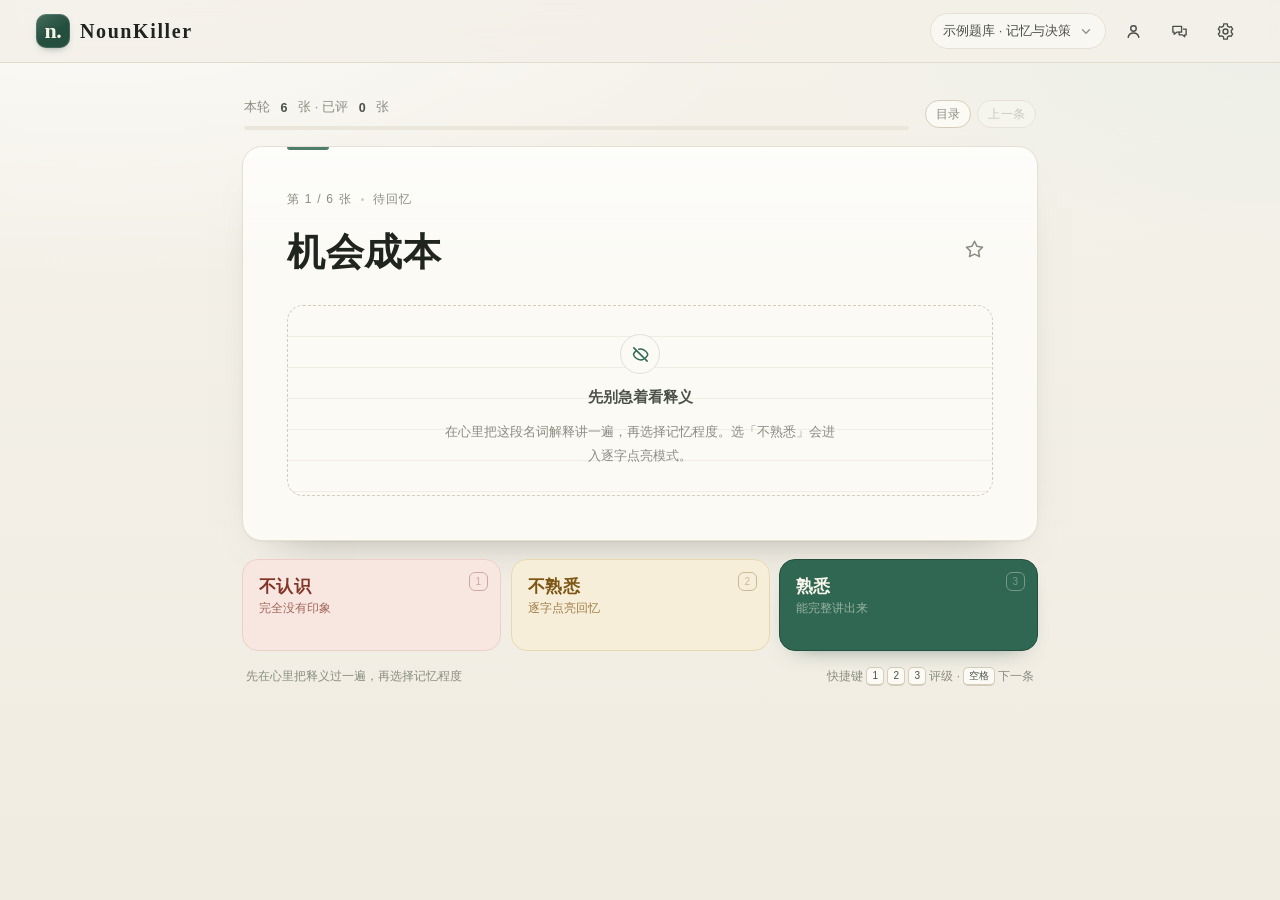
<file: web/index.html>
<!DOCTYPE html>
<html lang="zh-CN">
<head>
  <meta charset="utf-8">
  <meta name="viewport" content="width=device-width, initial-scale=1, maximum-scale=1, user-scalable=no, viewport-fit=cover">
  <meta name="app-version" content="2.1.0">
  <meta name="theme-color" content="#f3f0e8">
  <meta name="description" content="NounKiller —— 用三级记忆评级和逐字回忆，把名词解释真正背下来。">
  <title>NounKiller · 名词解释记忆</title>
  <link rel="icon" href="icons/favicon.svg" type="image/svg+xml">
  <link rel="apple-touch-icon" href="icons/apple-touch-icon.png">
  <link rel="manifest" href="manifest.webmanifest">
  <link rel="stylesheet" href="css/app.css">
</head>
<body>
  <div class="app" id="app">
    <header class="appbar">
      <button class="brand" id="brandHome" type="button" aria-label="回到当前题库">
        <span class="seal" aria-hidden="true">n.</span>
        <span class="brand-name" id="brandName">NounKiller</span>
      </button>
      <div class="appbar-right">
        <button class="deck-chip" id="deckBtn" type="button" aria-haspopup="dialog">
          <span class="deck-chip-label" id="deckName">示例题库</span>
          <svg viewBox="0 0 16 16" aria-hidden="true"><path d="M4 6.5 8 10.5 12 6.5" fill="none" stroke="currentColor" stroke-width="1.6" stroke-linecap="round" stroke-linejoin="round"/></svg>
        </button>
        <button class="icon-btn account-btn" id="accountBtn" type="button" aria-label="登录账号" aria-haspopup="dialog">
          <svg viewBox="0 0 20 20" aria-hidden="true"><circle cx="10" cy="6.8" r="2.9" fill="none" stroke="currentColor" stroke-width="1.5"/><path d="M4.4 16.2c.5-3 2.8-4.7 5.6-4.7s5.1 1.7 5.6 4.7" fill="none" stroke="currentColor" stroke-width="1.5" stroke-linecap="round"/></svg>
        </button>
        <button class="icon-btn" id="groupBtn" type="button" aria-label="群组题库" aria-haspopup="dialog">
          <svg viewBox="0 0 20 20" aria-hidden="true"><path d="M3 4.6h9.2v6.1H7.1L4.4 13v-2.3H3Z" fill="none" stroke="currentColor" stroke-width="1.4" stroke-linejoin="round"/><path d="M13.6 7.5h3.4v6h-1.5v2l-2.5-2h-3.4V10" fill="none" stroke="currentColor" stroke-width="1.4" stroke-linejoin="round"/></svg>
        </button>
        <button class="icon-btn" id="settingsBtn" type="button" aria-label="设置" aria-haspopup="dialog">
          <svg viewBox="0 0 20 20" aria-hidden="true"><path d="M10 12.6a2.6 2.6 0 1 0 0-5.2 2.6 2.6 0 0 0 0 5.2Z" fill="none" stroke="currentColor" stroke-width="1.5"/><path d="M16.1 11.2a6.6 6.6 0 0 0 0-2.4l1.5-1.2-1.6-2.8-1.9.7a6.5 6.5 0 0 0-2-1.2L11.9 2H8.1l-.2 2.3a6.5 6.5 0 0 0-2 1.2l-1.9-.7L2.4 7.6l1.5 1.2a6.6 6.6 0 0 0 0 2.4l-1.5 1.2 1.6 2.8 1.9-.7a6.5 6.5 0 0 0 2 1.2l.2 2.3h3.8l.2-2.3a6.5 6.5 0 0 0 2-1.2l1.9.7 1.6-2.8-1.5-1.2Z" fill="none" stroke="currentColor" stroke-width="1.4" stroke-linejoin="round"/></svg>
        </button>
      </div>
    </header>

    <main class="main" id="main">
      <section class="screen study" id="studyScreen" aria-live="polite">
        <div class="study-top">
          <div class="study-meta">
            <div class="crumbs" id="crumbs"></div>
            <div class="progress" role="progressbar" aria-label="本轮进度" aria-valuemin="0" aria-valuemax="100" aria-valuenow="0" id="progress">
              <i id="progressFill"></i>
            </div>
          </div>
          <div class="study-nav">
            <button class="nav-btn" id="tocBtn" type="button" aria-haspopup="dialog" title="打开目录">目录</button>
            <button class="nav-btn" id="prevBtn" type="button" title="上一条">上一条</button>
          </div>
        </div>

        <article class="card" id="card">
          <div class="card-eyebrow">
            <span id="cardCounter">第 1 张</span>
            <span class="eyebrow-dot" aria-hidden="true"></span>
            <span id="cardStatus">待回忆</span>
          </div>
          <div class="term-row">
            <h1 class="term" id="term"></h1>
            <button class="fav-btn" id="favBtn" type="button" aria-label="收藏这个词条" aria-pressed="false">
              <svg viewBox="0 0 24 24" aria-hidden="true"><path d="M12 3.4l2.6 5.3 5.8.9-4.2 4.1 1 5.8-5.2-2.7-5.2 2.7 1-5.8-4.2-4.1 5.8-.9z"/></svg>
            </button>
          </div>
          <div class="answer" id="answer"></div>
          <div class="answer-tools" id="answerTools" hidden></div>
        </article>

        <div class="rating" id="ratingBar">
          <button class="rate-btn unknown" type="button" data-rating="unknown">
            <span class="rate-key" aria-hidden="true">1</span>
            <span class="rate-main">不认识</span>
            <span class="rate-sub">完全没有印象</span>
          </button>
          <button class="rate-btn fuzzy" type="button" data-rating="fuzzy">
            <span class="rate-key" aria-hidden="true">2</span>
            <span class="rate-main">不熟悉</span>
            <span class="rate-sub">逐字点亮回忆</span>
          </button>
          <button class="rate-btn known" type="button" data-rating="known">
            <span class="rate-key" aria-hidden="true">3</span>
            <span class="rate-main">熟悉</span>
            <span class="rate-sub">能完整讲出来</span>
          </button>
        </div>

        <div class="next-row" id="nextRow" hidden></div>

        <div class="session-foot" id="sessionFoot">
          <span>先在心里把释义过一遍，再选择记忆程度</span>
          <span class="kbd-hint">快捷键 <kbd>1</kbd><kbd>2</kbd><kbd>3</kbd> 评级 · <kbd>空格</kbd> 下一条</span>
        </div>
      </section>

      <section class="screen done" id="doneScreen" hidden></section>
    </main>

    <div class="toast" id="toast" role="status" aria-live="polite" hidden></div>

    <div class="modal" id="modal" hidden>
      <div class="modal-backdrop" data-close="1"></div>
      <div class="modal-panel" role="dialog" aria-modal="true" aria-labelledby="modalTitle">
        <header class="modal-head">
          <div>
            <p class="modal-kicker" id="modalKicker">NounKiller</p>
            <h2 id="modalTitle">题库</h2>
          </div>
          <div class="modal-head-actions" id="modalActions">
            <button class="icon-btn" type="button" data-close="1" aria-label="关闭">
              <svg viewBox="0 0 20 20" aria-hidden="true"><path d="M5 5l10 10M15 5 5 15" stroke="currentColor" stroke-width="1.6" stroke-linecap="round"/></svg>
            </button>
          </div>
        </header>
        <div class="modal-body" id="modalBody"></div>
        <footer class="modal-foot" id="modalFoot"></footer>
      </div>
    </div>

  </div>

  <script src="js/core.js"></script>
  <script src="js/store.js"></script>
  <script src="js/extract.js"></script>
  <script src="js/app.js"></script>
  <script src="js/account.js"></script>
</body>
</html>
</file>
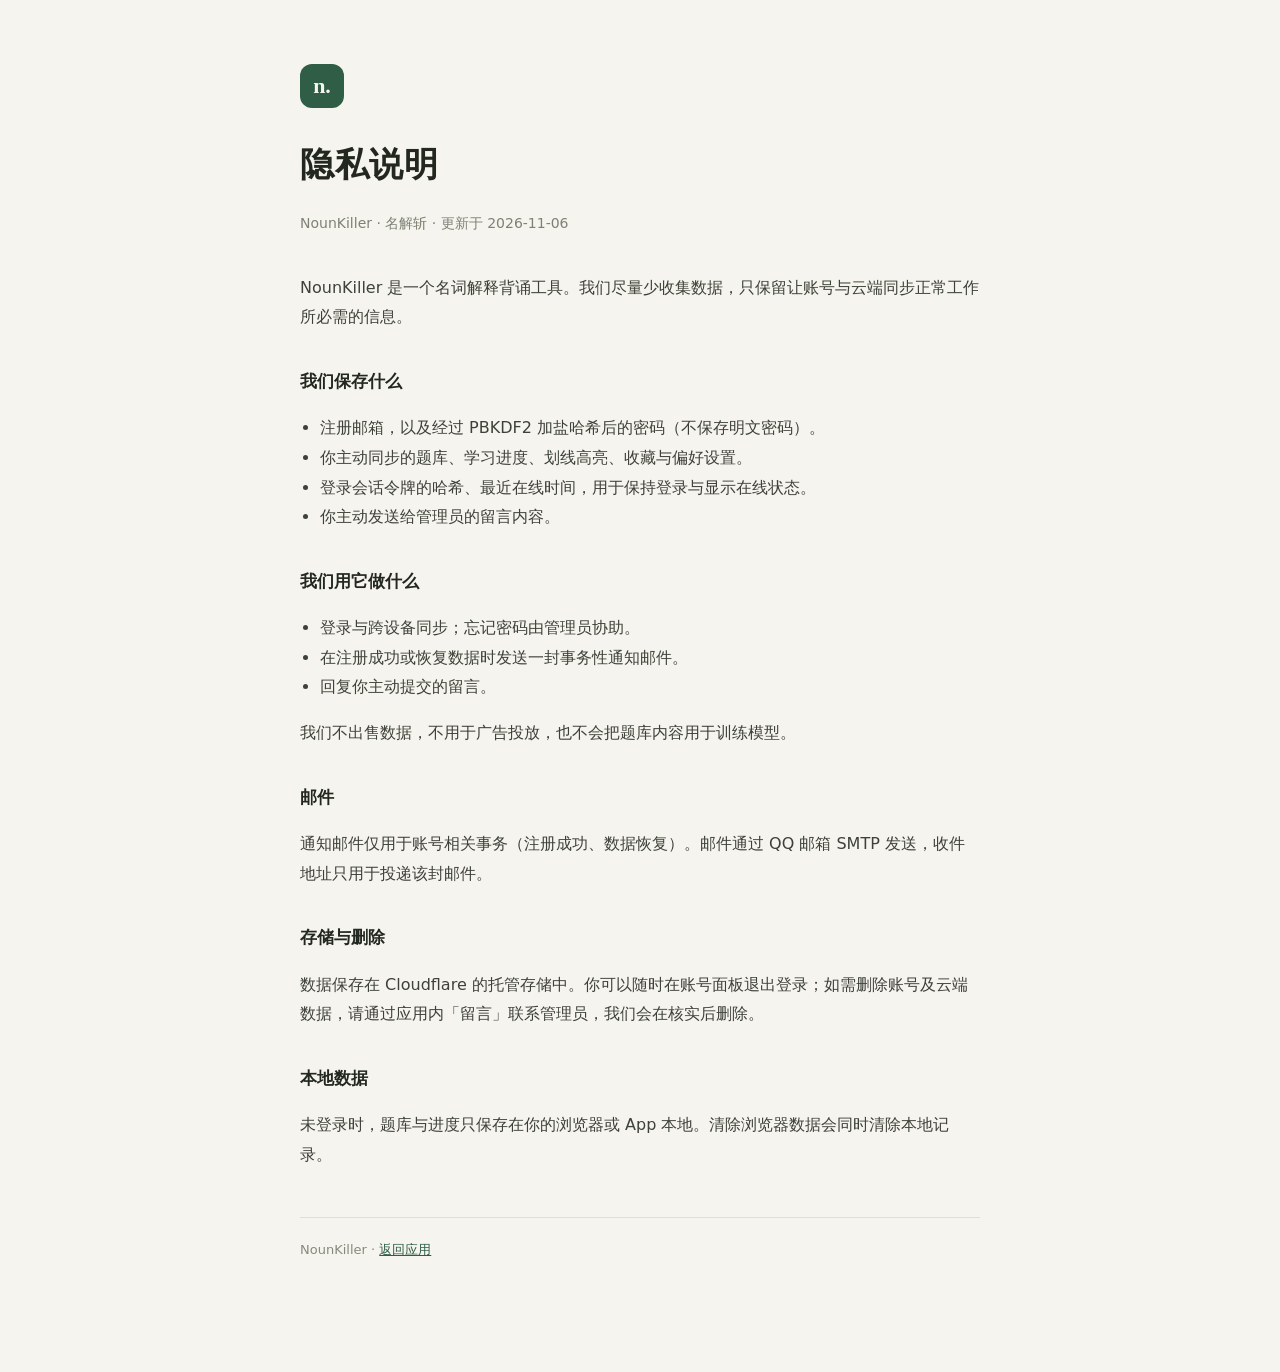
<file: web/privacy.html>
<!doctype html>
<html lang="zh-CN">
<head>
<meta charset="utf-8">
<meta name="viewport" content="width=device-width, initial-scale=1">
<title>NounKiller 隐私说明</title>
<style>
  :root { color-scheme: light; }
  body { margin: 0; background: #f6f4ee; color: #23281f;
    font: 16px/1.85 "PingFang SC", "Songti SC", system-ui, sans-serif; }
  main { max-width: 680px; margin: 0 auto; padding: 64px 24px 96px; }
  .mark { width: 44px; height: 44px; border-radius: 12px; background: #2f5d46;
    color: #f6f4ee; display: grid; place-items: center; font: 600 22px/1 Georgia, serif; }
  h1 { font-family: "Songti SC", Georgia, serif; font-size: 34px; font-weight: 600;
    margin: 26px 0 8px; letter-spacing: .02em; }
  .sub { color: #7d8274; font-size: 14px; margin-bottom: 36px; }
  h2 { font-size: 17px; margin: 34px 0 8px; }
  p, li { color: #3d4238; }
  ul { padding-left: 20px; }
  a { color: #2f5d46; }
  .foot { margin-top: 48px; padding-top: 20px; border-top: 1px solid #e2ded2;
    color: #858a7c; font-size: 13px; }
</style>
</head>
<body>
<main>
  <div class="mark">n.</div>
  <h1>隐私说明</h1>
  <p class="sub">NounKiller · 名解斩 · 更新于 2026-11-06</p>

  <p>NounKiller 是一个名词解释背诵工具。我们尽量少收集数据，只保留让账号与云端同步正常工作所必需的信息。</p>

  <h2>我们保存什么</h2>
  <ul>
    <li>注册邮箱，以及经过 PBKDF2 加盐哈希后的密码（不保存明文密码）。</li>
    <li>你主动同步的题库、学习进度、划线高亮、收藏与偏好设置。</li>
    <li>登录会话令牌的哈希、最近在线时间，用于保持登录与显示在线状态。</li>
    <li>你主动发送给管理员的留言内容。</li>
  </ul>

  <h2>我们用它做什么</h2>
  <ul>
    <li>登录与跨设备同步；忘记密码由管理员协助。</li>
    <li>在注册成功或恢复数据时发送一封事务性通知邮件。</li>
    <li>回复你主动提交的留言。</li>
  </ul>
  <p>我们不出售数据，不用于广告投放，也不会把题库内容用于训练模型。</p>

  <h2>邮件</h2>
  <p>通知邮件仅用于账号相关事务（注册成功、数据恢复）。邮件通过 QQ 邮箱 SMTP 发送，收件地址只用于投递该封邮件。</p>

  <h2>存储与删除</h2>
  <p>数据保存在 Cloudflare 的托管存储中。你可以随时在账号面板退出登录；如需删除账号及云端数据，请通过应用内「留言」联系管理员，我们会在核实后删除。</p>

  <h2>本地数据</h2>
  <p>未登录时，题库与进度只保存在你的浏览器或 App 本地。清除浏览器数据会同时清除本地记录。</p>

  <p class="foot">NounKiller · <a href="/">返回应用</a></p>
</main>
</body>
</html>
</file>
<file: web/css/app.css>
/* ==========================================================================
   NounKiller · app.css
   纸张质感 + 墨绿印章的学习界面；移动端底部固定评级栏。
   ========================================================================== */

:root {
  --bg: #f3f0e8;
  --bg-deep: #ebe6da;
  --surface: #fbfaf5;
  --surface-2: #f7f4ec;
  --ink: #20241f;
  --ink-soft: #4b5049;
  --muted: #8b8d80;
  --line: #e5e0d3;
  --line-strong: #d5cdba;
  --accent: #2f6753;
  --accent-deep: #244f3f;
  --accent-tint: #e4eee7;
  --amber: #9a6b1e;
  --star: #e8b53a;
  --amber-deep: #7d5513;
  --amber-tint: #f7eed9;
  --amber-line: #e9d7b1;
  --brick: #9d4436;
  --brick-deep: #803527;
  --brick-tint: #f8e7e1;
  --brick-line: #ecd0c7;
  --block: #e5dfd0;
  --block-deep: #d8d0bd;
  --radius: 20px;
  --shadow-card: 0 1px 2px rgba(32, 36, 31, 0.04), 0 24px 48px -38px rgba(32, 36, 31, 0.5);
  --font-sans: -apple-system, BlinkMacSystemFont, "PingFang SC", "Hiragino Sans GB", "Microsoft YaHei", "Noto Sans SC", sans-serif;
  --font-serif: "Songti SC", "STSong", "Noto Serif SC", "Source Han Serif SC", "SimSun", Georgia, serif;
  --def-size: 18px;
  --line-height-def: 1.95;
}

* { box-sizing: border-box; }

/* hidden 属性必须始终压过组件的 display */
[hidden] { display: none !important; }

/* 禁止双击/双指缩放页面；滚动与点击不受影响 */
html, body { touch-action: pan-x pan-y; }

html, body { height: 100%; }

body {
  margin: 0;
  background-color: var(--bg);
  background-image:
    radial-gradient(1200px 600px at 8% -8%, rgba(255, 255, 255, 0.75), transparent 60%),
    radial-gradient(900px 500px at 100% 0%, rgba(228, 238, 231, 0.55), transparent 55%),
    linear-gradient(180deg, #f5f2ea 0%, #f0ece2 100%);
  background-attachment: fixed;
  color: var(--ink);
  font-family: var(--font-sans);
  -webkit-font-smoothing: antialiased;
  text-rendering: optimizeLegibility;
  -webkit-tap-highlight-color: transparent;
}

body.font-s { --def-size: 16.5px; }
body.font-l { --def-size: 20px; }

button, input, textarea, select { font: inherit; color: inherit; }
button { cursor: pointer; }
button:disabled { cursor: default; opacity: 0.5; }

:focus-visible {
  outline: 2px solid var(--accent);
  outline-offset: 2px;
}

kbd {
  display: inline-block;
  min-width: 18px;
  padding: 1px 5px;
  border: 1px solid var(--line-strong);
  border-bottom-width: 2px;
  border-radius: 5px;
  background: var(--surface);
  color: var(--ink-soft);
  font-family: var(--font-sans);
  font-size: 10px;
  line-height: 1.4;
  text-align: center;
}

.app {
  min-height: 100dvh;
  display: flex;
  flex-direction: column;
}

/* ---------- 顶栏 ---------- */

.appbar {
  position: sticky;
  top: 0;
  z-index: 30;
  display: flex;
  align-items: center;
  justify-content: space-between;
  gap: 12px;
  padding: 12px clamp(16px, 4vw, 36px);
  background: rgba(243, 240, 232, 0.82);
  -webkit-backdrop-filter: blur(14px) saturate(1.1);
  backdrop-filter: blur(14px) saturate(1.1);
  border-bottom: 1px solid rgba(213, 205, 186, 0.6);
}

.brand {
  display: inline-flex;
  align-items: center;
  flex: 0 0 auto;
  gap: 10px;
  min-width: 0;
  padding: 0;
  border: 0;
  background: none;
  color: var(--ink);
}

.seal {
  display: grid;
  place-items: center;
  width: 34px;
  height: 34px;
  border-radius: 10px;
  background:
    linear-gradient(145deg, rgba(255, 255, 255, 0.16), transparent 55%),
    var(--accent-deep);
  color: #f7f3e7;
  font-family: var(--font-serif);
  font-size: 22px;
  font-weight: 600;
  letter-spacing: -0.02em;
  line-height: 1;
  box-shadow: inset 0 0 0 1px rgba(255, 255, 255, 0.14), 0 4px 10px -6px rgba(36, 79, 63, 0.8);
}

.brand-name {
  overflow: hidden;
  font-family: var(--font-serif);
  font-size: 20px;
  font-weight: 600;
  letter-spacing: 0.08em;
  text-overflow: ellipsis;
  white-space: nowrap;
}

.appbar-right {
  display: flex;
  flex: 0 1 auto;
  align-items: center;
  gap: clamp(2px, 0.7vw, 8px);
  min-width: 0;
}

.deck-chip {
  display: inline-flex;
  align-items: center;
  gap: 8px;
  flex: 0 1 auto;
  min-width: 64px;
  max-width: min(46vw, 340px);
  padding: 8px 12px;
  border: 1px solid var(--line);
  border-radius: 999px;
  background: rgba(251, 250, 245, 0.72);
  color: var(--ink-soft);
  font-size: 13px;
  transition: border-color 0.18s, background 0.18s;
}

.deck-chip:hover { border-color: var(--line-strong); background: var(--surface); }

.deck-chip svg { width: 14px; height: 14px; flex: none; opacity: 0.6; }

.deck-chip-label {
  overflow: hidden;
  text-overflow: ellipsis;
  white-space: nowrap;
}

.icon-btn {
  display: grid;
  place-items: center;
  width: 38px;
  height: 38px;
  padding: 0;
  border: 1px solid transparent;
  border-radius: 12px;
  background: transparent;
  color: var(--ink-soft);
  transition: background 0.18s, border-color 0.18s;
}

.icon-btn:hover { background: rgba(251, 250, 245, 0.9); border-color: var(--line); }
.icon-btn svg { width: 19px; height: 19px; }

/* ---------- 主区 ---------- */

.main {
  flex: 1;
  width: min(860px, 100%);
  margin: 0 auto;
  padding: clamp(18px, 3.4vw, 34px) clamp(16px, 4vw, 32px) 96px;
}

.screen { animation: screen-fade 0.24s ease both; }

/* 只做淡入：若给 .screen 加 transform，会让内部 position:fixed 的底部评级栏
   以 .screen 为包含块，移动端会错位。 */
@keyframes screen-fade {
  from { opacity: 0; }
  to { opacity: 1; }
}

@keyframes screen-in {
  from { opacity: 0; transform: translateY(6px); }
  to { opacity: 1; transform: none; }
}

.study-top {
  display: flex;
  align-items: flex-start;
  gap: 16px;
  margin: 2px 2px 16px;
}

.study-meta {
  display: flex;
  flex: 1;
  flex-direction: column;
  gap: 10px;
  min-width: 0;
}

.study-nav {
  display: flex;
  flex: none;
  gap: 6px;
  padding-top: 1px;
}

.nav-btn {
  min-height: 28px;
  padding: 0 10px;
  border: 1px solid var(--line-strong);
  border-radius: 999px;
  background: var(--surface);
  color: var(--muted);
  font-size: 12px;
  letter-spacing: 0.02em;
  white-space: nowrap;
  transition: color 0.16s, border-color 0.16s, background 0.16s;
}

.nav-btn:hover:not(:disabled) {
  color: var(--accent-deep);
  border-color: var(--accent);
  background: var(--accent-soft);
}

.nav-btn:disabled { opacity: 0.4; cursor: default; }

.crumbs {
  display: flex;
  align-items: center;
  gap: 10px;
  font-size: 12.5px;
  color: var(--muted);
  letter-spacing: 0.02em;
}

.crumbs b { color: var(--ink-soft); font-weight: 600; }

.progress {
  height: 4px;
  overflow: hidden;
  border-radius: 999px;
  background: var(--bg-deep);
}

.progress i {
  display: block;
  width: 0%;
  height: 100%;
  border-radius: inherit;
  background: linear-gradient(90deg, var(--accent), #4f8a70);
  transition: width 0.4s cubic-bezier(0.22, 0.7, 0.3, 1);
}

/* ---------- 卡片 ---------- */

.card {
  position: relative;
  padding: clamp(22px, 4.2vw, 44px);
  border: 1px solid var(--line);
  border-radius: var(--radius);
  background:
    linear-gradient(180deg, rgba(255, 255, 255, 0.55), transparent 120px),
    var(--surface);
  box-shadow: var(--shadow-card);
}

.card::before {
  content: "";
  position: absolute;
  top: 0;
  left: clamp(22px, 4.2vw, 44px);
  width: 42px;
  height: 3px;
  border-radius: 0 0 4px 4px;
  background: var(--accent);
  opacity: 0.85;
}

.card-eyebrow {
  display: flex;
  align-items: center;
  gap: 9px;
  margin-bottom: 18px;
  color: var(--muted);
  font-size: 12px;
  letter-spacing: 0.1em;
}

.eyebrow-dot {
  width: 3px;
  height: 3px;
  border-radius: 50%;
  background: var(--line-strong);
}

.term {
  margin: 0 0 clamp(18px, 3vw, 26px);
  color: var(--ink);
  font-family: var(--font-serif);
  font-size: clamp(26px, 3.6vw, 38px);
  font-weight: 700;
  line-height: 1.4;
  letter-spacing: 0.015em;
  overflow-wrap: anywhere;
}

.term:empty::after { content: "（未命名词条）"; color: var(--muted); }

.term-row {
  display: flex;
  align-items: flex-start;
  gap: 12px;
  margin: 0 0 clamp(18px, 3vw, 26px);
}

.term-row .term { flex: 1; min-width: 0; margin: 0; }

.fav-btn {
  flex: none;
  display: grid;
  place-items: center;
  width: 38px;
  height: 38px;
  margin-top: 4px;
  padding: 0;
  border: 0;
  border-radius: 11px;
  background: none;
  color: var(--muted);
  transition: color 0.16s, background 0.16s, transform 0.12s;
}

.fav-btn svg {
  width: 23px;
  height: 23px;
  fill: none;
  stroke: currentColor;
  stroke-width: 1.6;
  stroke-linejoin: round;
}

.fav-btn:hover { background: var(--surface-2); color: var(--amber); }
.fav-btn:active { transform: scale(0.9); }
.fav-btn.on { color: var(--star); }
.fav-btn.on svg { fill: var(--star); stroke: var(--star); }

.answer { min-height: 150px; }

/* 待回忆占位 */

.prompt-block {
  display: flex;
  flex-direction: column;
  align-items: center;
  justify-content: center;
  gap: 10px;
  min-height: 190px;
  padding: 28px 20px;
  border: 1px dashed var(--line-strong);
  border-radius: 16px;
  background:
    repeating-linear-gradient(180deg, transparent 0 30px, rgba(213, 205, 186, 0.28) 30px 31px);
  color: var(--muted);
  text-align: center;
}

.prompt-block .prompt-icon {
  display: grid;
  place-items: center;
  width: 40px;
  height: 40px;
  border: 1px solid var(--line);
  border-radius: 50%;
  background: var(--surface);
  color: var(--accent);
}

.prompt-block .prompt-icon svg { width: 19px; height: 19px; }

.prompt-block p { margin: 0; font-size: 13px; line-height: 1.8; }
.prompt-block .prompt-title { color: var(--ink-soft); font-size: 14.5px; font-weight: 600; }
.prompt-block .prompt-sub { max-width: 30em; }

/* 全文 */

.full-text {
  padding: 20px 22px;
  border: 1px solid var(--line);
  border-radius: 14px;
  background: var(--surface-2);
  color: var(--ink);
  font-size: var(--def-size);
  line-height: var(--line-height-def);
  letter-spacing: 0.012em;
  white-space: pre-wrap;
  overflow-wrap: anywhere;
  user-select: text;
}

.full-text .c { border-radius: 2px; }
.full-text .c.hl-yellow { --hl: #f3e2a0; --hl-ink: #c79a22; }
.full-text .c.hl-green { --hl: #cfe4c6; --hl-ink: #5b9364; }
.full-text .c.hl-pink { --hl: #f4cdd0; --hl-ink: #c26b78; }

.full-text .c.hl-style-marker { background: var(--hl); }

.full-text .c.hl-style-line {
  text-decoration: underline;
  text-decoration-color: var(--hl-ink);
  text-decoration-thickness: 2px;
  text-underline-offset: 4px;
}

.full-text .c.hl-style-wavy {
  text-decoration: underline wavy var(--hl-ink);
  text-decoration-thickness: 1.5px;
  text-underline-offset: 5px;
}

/* 旧数据兼容 */
.full-text .c.hl-underline {
  text-decoration: underline;
  text-decoration-color: var(--accent);
  text-decoration-thickness: 2px;
  text-underline-offset: 4px;
}

.full-text .c.sel {
  background: #cfded6 !important;
  box-shadow: inset 0 -2px 0 rgba(47, 103, 83, 0.55);
}

.answer.marking .full-text { cursor: crosshair; touch-action: none; }
.answer.marking .full-text .c { cursor: text; }

.text-caret-bar {
  display: inline-block;
  width: 2px;
  height: 1.15em;
  margin: 0 -1px;
  vertical-align: -0.18em;
  background: var(--accent);
  animation: caret-blink 1s steps(2) infinite;
}

@keyframes caret-blink { 50% { opacity: 0; } }

.answer-tools {
  display: flex;
  align-items: center;
  justify-content: space-between;
  gap: 12px;
  margin-top: 14px;
  color: var(--muted);
  font-size: 12px;
}

.tool-chip {
  display: inline-flex;
  align-items: center;
  gap: 6px;
  padding: 7px 12px;
  border: 1px solid var(--line);
  border-radius: 999px;
  background: var(--surface);
  color: var(--ink-soft);
  font-size: 12.5px;
  transition: background 0.18s, border-color 0.18s, color 0.18s;
}

.tool-chip:hover { border-color: var(--line-strong); }
.tool-chip.active { border-color: var(--accent); background: var(--accent-tint); color: var(--accent-deep); }
.tool-chip svg { width: 14px; height: 14px; }

.tool-left { display: flex; flex-wrap: wrap; align-items: center; gap: 8px; }
.tool-hint { color: var(--muted); font-size: 12px; }

/* 逐字回忆 */

.recall-wrap { animation: screen-in 0.25s ease both; }

.recall-text {
  padding: 22px 22px 20px;
  border: 1px solid var(--line);
  border-radius: 14px;
  background:
    radial-gradient(140% 100% at 50% 0%, rgba(255, 255, 255, 0.7), transparent 70%),
    var(--surface-2);
  font-size: var(--def-size);
  line-height: var(--line-height-def);
  letter-spacing: 0.012em;
  white-space: pre-wrap;
  overflow-wrap: anywhere;
  user-select: none;
  -webkit-user-select: none;
}

.recall-text .punct { color: #81847a; }

.recall-text .ph {
  color: transparent;
  background-image: linear-gradient(90deg, transparent 5%, var(--block) 5%, var(--block) 95%, transparent 95%);
  border-radius: 4px;
  box-shadow: inset 0 -1px 0 rgba(32, 36, 31, 0.05);
  cursor: pointer;
  transition: background-color 0.16s, filter 0.16s;
}

.recall-text .ph:hover { filter: brightness(0.965); }

.recall-text .ph:active {
  filter: brightness(0.92);
}

.recall-text .ph.on {
  color: var(--ink);
  background-image: none;
}

.recall-text .ph.flash {
  animation: ph-flash 0.9s ease-out;
}

@keyframes ph-flash {
  0% { color: var(--ink); background-color: #f2df9f; box-shadow: 0 0 0 3px rgba(242, 223, 159, 0.28); }
  100% { color: var(--ink); background-color: transparent; box-shadow: none; }
}

.recall-hint {
  display: flex;
  align-items: center;
  justify-content: space-between;
  gap: 12px;
  margin-top: 14px;
  color: var(--muted);
  font-size: 12.5px;
  line-height: 1.6;
}

.recall-hint b { color: var(--ink-soft); font-weight: 600; }
.recall-hint .hint-dot {
  display: inline-block;
  width: 7px;
  height: 7px;
  margin-right: 6px;
  border-radius: 50%;
  background: var(--amber);
  box-shadow: 0 0 0 3px rgba(154, 107, 30, 0.12);
}

.link-btn {
  padding: 2px;
  border: 0;
  background: none;
  color: var(--accent);
  font-size: 12.5px;
  text-decoration: underline;
  text-underline-offset: 3px;
  text-decoration-color: rgba(47, 103, 83, 0.35);
}

.link-btn:hover { text-decoration-color: var(--accent); }

/* ---------- 评级栏 ---------- */

.rating {
  display: grid;
  grid-template-columns: repeat(3, minmax(0, 1fr));
  gap: 10px;
  margin-top: 18px;
}

.rate-btn {
  position: relative;
  display: flex;
  flex-direction: column;
  align-items: flex-start;
  gap: 3px;
  min-height: 92px;
  padding: 15px 16px 14px;
  border: 1px solid var(--line);
  border-radius: 16px;
  background: var(--surface);
  text-align: left;
  transition: transform 0.14s cubic-bezier(0.2, 0.8, 0.3, 1), box-shadow 0.18s, filter 0.18s, border-color 0.18s;
  will-change: transform;
}

.rate-btn:hover { transform: translateY(-2px); box-shadow: 0 14px 22px -20px rgba(32, 36, 31, 0.6); }
.rate-btn:active { transform: translateY(0) scale(0.976); }

.rate-main { font-size: 17px; font-weight: 650; letter-spacing: 0.02em; }
.rate-sub { font-size: 11.5px; opacity: 0.72; }

.rate-key {
  position: absolute;
  top: 12px;
  right: 12px;
  display: grid;
  place-items: center;
  width: 19px;
  height: 19px;
  border: 1px solid currentColor;
  border-radius: 6px;
  font-size: 10px;
  opacity: 0.35;
}

.rate-btn.unknown { border-color: var(--brick-line); background: var(--brick-tint); color: var(--brick-deep); }
.rate-btn.fuzzy { border-color: var(--amber-line); background: var(--amber-tint); color: var(--amber-deep); }
.rate-btn.known {
  border-color: var(--accent-deep);
  background: var(--accent);
  color: #f8f5ea;
  box-shadow: 0 10px 24px -18px rgba(36, 79, 63, 0.9);
}
.rate-btn.known .rate-sub { color: rgba(248, 245, 234, 0.72); }

/* 下一条 */

.next-row {
  display: flex;
  align-items: center;
  gap: 10px;
  margin-top: 18px;
  animation: screen-in 0.24s ease both;
}

.rating-badge {
  display: inline-flex;
  align-items: center;
  gap: 7px;
  flex: none;
  padding: 10px 14px;
  border: 1px solid var(--line);
  border-radius: 999px;
  background: var(--surface);
  color: var(--ink-soft);
  font-size: 12.5px;
}

.rating-badge .dot { width: 7px; height: 7px; border-radius: 50%; background: var(--muted); }
.rating-badge.known .dot { background: var(--accent); }
.rating-badge.fuzzy .dot { background: var(--amber); }
.rating-badge.unknown .dot { background: var(--brick); }

.next-btn {
  display: flex;
  flex: 1;
  align-items: center;
  justify-content: center;
  gap: 9px;
  min-height: 52px;
  padding: 0 20px;
  border: 0;
  border-radius: 15px;
  background: var(--accent);
  color: #f9f6ec;
  font-size: 15.5px;
  font-weight: 600;
  letter-spacing: 0.06em;
  box-shadow: 0 14px 26px -20px rgba(36, 79, 63, 0.9);
  transition: transform 0.14s, filter 0.18s, background 0.18s;
}

.next-btn:hover { filter: brightness(1.06); transform: translateY(-1px); }
.next-btn:active { transform: scale(0.985); }
.next-btn svg { width: 17px; height: 17px; }

.next-hint { flex: none; color: var(--muted); font-size: 11.5px; }

.session-foot {
  display: flex;
  align-items: center;
  justify-content: space-between;
  gap: 16px;
  margin: 16px 4px 0;
  color: var(--muted);
  font-size: 12px;
}

.kbd-hint { display: inline-flex; align-items: center; gap: 3px; }

/* ---------- 完成 / 空状态 ---------- */

.done-card {
  display: flex;
  flex-direction: column;
  align-items: center;
  padding: clamp(30px, 5vw, 54px) clamp(22px, 4vw, 46px);
  border: 1px solid var(--line);
  border-radius: var(--radius);
  background: var(--surface);
  box-shadow: var(--shadow-card);
  text-align: center;
  animation: screen-in 0.3s ease both;
}

.done-seal {
  display: grid;
  place-items: center;
  width: 66px;
  height: 66px;
  margin-bottom: 20px;
  border-radius: 20px;
  background: var(--accent-deep);
  color: #f7f3e7;
  font-family: var(--font-serif);
  font-size: 40px;
  font-weight: 600;
  letter-spacing: -0.02em;
  box-shadow: inset 0 0 0 1px rgba(255, 255, 255, 0.14), 0 16px 30px -22px rgba(36, 79, 63, 0.9);
}

.done-card h2 {
  margin: 0 0 8px;
  font-family: var(--font-serif);
  font-size: clamp(24px, 3.2vw, 30px);
  letter-spacing: 0.04em;
}

.done-sub { margin: 0 0 26px; color: var(--muted); font-size: 13.5px; line-height: 1.8; }

.done-stats {
  display: grid;
  grid-template-columns: repeat(3, minmax(0, 1fr));
  width: min(460px, 100%);
  gap: 10px;
  margin-bottom: 26px;
}

.done-stat {
  padding: 16px 8px 14px;
  border: 1px solid var(--line);
  border-radius: 14px;
  background: var(--surface-2);
}

.done-stat b { display: block; font-family: var(--font-serif); font-size: 26px; line-height: 1.15; }
.done-stat span { display: block; margin-top: 4px; color: var(--muted); font-size: 11.5px; letter-spacing: 0.06em; }
.done-stat.known b { color: var(--accent); }
.done-stat.fuzzy b { color: var(--amber); }
.done-stat.unknown b { color: var(--brick); }

.done-meta {
  display: flex;
  flex-wrap: wrap;
  justify-content: center;
  gap: 8px 18px;
  margin-bottom: 28px;
  color: var(--muted);
  font-size: 12.5px;
}

.done-actions { display: flex; flex-wrap: wrap; justify-content: center; gap: 10px; }

.primary-btn, .ghost-btn {
  display: inline-flex;
  align-items: center;
  justify-content: center;
  gap: 8px;
  min-height: 48px;
  padding: 0 22px;
  border-radius: 14px;
  font-size: 14.5px;
  font-weight: 600;
  letter-spacing: 0.04em;
  transition: transform 0.14s, filter 0.18s, border-color 0.18s, background 0.18s;
}

.primary-btn { border: 0; background: var(--accent); color: #f9f6ec; }
.primary-btn.danger { background: var(--brick); }
.confirm-text { margin: 0; color: var(--ink-soft); font-size: 13.5px; line-height: 1.85; }
.primary-btn:hover { filter: brightness(1.06); transform: translateY(-1px); }
.primary-btn:active { transform: scale(0.985); }

.ghost-btn { border: 1px solid var(--line-strong); background: transparent; color: var(--ink-soft); }
.ghost-btn:hover { background: var(--surface-2); border-color: var(--muted); }

.empty-panel {
  padding: clamp(28px, 5vw, 48px);
  border: 1px dashed var(--line-strong);
  border-radius: var(--radius);
  background: rgba(251, 250, 245, 0.55);
  text-align: center;
}

.empty-panel h2 { margin: 0 0 8px; font-family: var(--font-serif); font-size: 24px; }
.empty-panel p { margin: 0 0 22px; color: var(--muted); font-size: 13.5px; line-height: 1.85; }
.empty-actions { display: flex; flex-wrap: wrap; justify-content: center; gap: 10px; }

/* ---------- 弹层 ---------- */

.modal { position: fixed; inset: 0; z-index: 60; display: grid; place-items: center; padding: 20px; }
.modal[hidden] { display: none; }

.modal-backdrop {
  position: absolute;
  inset: 0;
  background: rgba(26, 29, 24, 0.42);
  -webkit-backdrop-filter: blur(4px);
  backdrop-filter: blur(4px);
  animation: fade-in 0.2s ease both;
}

@keyframes fade-in { from { opacity: 0; } to { opacity: 1; } }

.modal-panel {
  position: relative;
  display: flex;
  flex-direction: column;
  width: min(620px, 100%);
  max-height: min(86vh, 780px);
  border: 1px solid var(--line);
  border-radius: 22px;
  background: var(--surface);
  box-shadow: 0 40px 90px -30px rgba(20, 24, 19, 0.55);
  animation: panel-in 0.24s cubic-bezier(0.22, 0.8, 0.3, 1) both;
  overflow: hidden;
}

@keyframes panel-in {
  from { opacity: 0; transform: translateY(14px) scale(0.985); }
  to { opacity: 1; transform: none; }
}

.modal-head {
  display: flex;
  align-items: flex-start;
  justify-content: space-between;
  gap: 16px;
  padding: 22px 24px 14px;
}

.modal-head-actions { display: flex; align-items: center; gap: 6px; flex: none; }

.modal-kicker {
  margin: 0 0 4px;
  color: var(--accent);
  font-size: 10.5px;
  font-weight: 700;
  letter-spacing: 0.18em;
  text-transform: uppercase;
}

.modal-head h2 { margin: 0; font-family: var(--font-serif); font-size: 23px; letter-spacing: 0.04em; }

.modal-body {
  flex: 1;
  overflow: auto;
  padding: 4px 24px 18px;
  -webkit-overflow-scrolling: touch;
}

.modal-foot {
  display: flex;
  align-items: center;
  justify-content: flex-end;
  gap: 10px;
  padding: 14px 24px calc(14px + env(safe-area-inset-bottom));
  border-top: 1px solid var(--line);
  background: var(--surface);
}

.modal-foot .foot-left { margin-right: auto; color: var(--muted); font-size: 12px; }
.modal-foot-row { display: flex; align-items: center; gap: 10px; width: 100%; }

.modal-foot .primary-btn, .modal-foot .ghost-btn { min-height: 44px; padding: 0 18px; font-size: 13.5px; }

/* 题库列表 */

.deck-list { display: flex; flex-direction: column; gap: 8px; margin: 6px 0 16px; }

.deck-row {
  display: flex;
  align-items: center;
  gap: 12px;
  padding: 13px 14px;
  border: 1px solid var(--line);
  border-radius: 14px;
  background: var(--surface-2);
  transition: border-color 0.18s, background 0.18s;
}

.deck-row.active { border-color: var(--accent); background: var(--accent-tint); }

.deck-row.is-virtual { border-style: dashed; background: var(--surface); }
.deck-name-line { display: flex; align-items: center; gap: 7px; min-width: 0; }
.deck-name-line .deck-name { min-width: 0; }
.deck-pin {
  flex: none;
  padding: 2px 6px;
  border-radius: 999px;
  background: var(--accent-tint);
  color: var(--accent);
  font-size: 9.5px;
  font-weight: 600;
  letter-spacing: 0.08em;
}

.deck-radio {
  display: grid;
  place-items: center;
  flex: none;
  width: 20px;
  height: 20px;
  padding: 0;
  border: 1.5px solid var(--line-strong);
  border-radius: 50%;
  background: transparent;
}

.deck-row.active .deck-radio { border-color: var(--accent); }
.deck-row.active .deck-radio::after {
  content: "";
  width: 10px;
  height: 10px;
  border-radius: 50%;
  background: var(--accent);
}

.deck-info { flex: 1; min-width: 0; }
.deck-name {
  display: block;
  overflow: hidden;
  text-overflow: ellipsis;
  white-space: nowrap;
  font-size: 14px;
  font-weight: 600;
}
.deck-meta { display: block; margin-top: 3px; color: var(--muted); font-size: 11.5px; }

.deck-actions { display: flex; gap: 2px; flex: none; }

.mini-btn {
  display: grid;
  place-items: center;
  width: 32px;
  height: 32px;
  padding: 0;
  border: 0;
  border-radius: 9px;
  background: transparent;
  color: var(--muted);
  font-size: 12px;
}
.mini-btn:hover { background: rgba(32, 36, 31, 0.06); color: var(--ink); }
.mini-btn svg { width: 15px; height: 15px; }

.deck-rename-input {
  width: 100%;
  padding: 6px 8px;
  border: 1px solid var(--accent);
  border-radius: 8px;
  background: var(--surface);
  font-size: 14px;
  font-weight: 600;
}

.deck-toolbar { display: flex; flex-wrap: wrap; gap: 8px; margin-bottom: 8px; }

/* 导入 */

.field { display: flex; flex-direction: column; gap: 6px; margin-bottom: 16px; }
.field label { color: var(--ink-soft); font-size: 12.5px; font-weight: 600; letter-spacing: 0.02em; }

.text-input {
  width: 100%;
  padding: 11px 13px;
  border: 1px solid var(--line-strong);
  border-radius: 12px;
  background: var(--surface);
  font-size: 14px;
  transition: border-color 0.18s, box-shadow 0.18s;
}

.text-input:focus { outline: none; border-color: var(--accent); box-shadow: 0 0 0 3px rgba(47, 103, 83, 0.12); }

.deck-editor-text {
  min-height: 260px;
  resize: vertical;
  line-height: 1.75;
  font-family: ui-monospace, "SF Mono", Menlo, "PingFang SC", monospace;
}

.drop-zone {
  display: flex;
  flex-direction: column;
  align-items: center;
  gap: 8px;
  padding: 26px 18px;
  margin-bottom: 12px;
  border: 1.5px dashed var(--line-strong);
  border-radius: 14px;
  background: var(--surface-2);
  color: var(--muted);
  font-size: 12.5px;
  text-align: center;
  cursor: pointer;
  transition: border-color 0.18s, background 0.18s;
}

.drop-zone:hover, .drop-zone.dragover { border-color: var(--accent); background: var(--accent-tint); }
.drop-zone svg { width: 24px; height: 24px; color: var(--accent); }
.drop-zone b { color: var(--ink-soft); }
.drop-zone span { line-height: 1.7; }

.import-textarea {
  width: 100%;
  min-height: 190px;
  padding: 14px;
  border: 1px solid var(--line-strong);
  border-radius: 12px;
  background: var(--surface);
  font-family: var(--font-sans);
  font-size: 13.5px;
  line-height: 1.8;
  resize: vertical;
}

.import-textarea:focus { outline: none; border-color: var(--accent); box-shadow: 0 0 0 3px rgba(47, 103, 83, 0.12); }

.import-help {
  margin: 4px 0 0;
  color: var(--muted);
  font-size: 11.5px;
  line-height: 1.8;
}

.import-preview {
  margin-top: 14px;
  padding: 12px 14px;
  border-radius: 12px;
  background: var(--surface-2);
  border: 1px solid var(--line);
  font-size: 12.5px;
  color: var(--muted);
  line-height: 1.8;
}

.import-preview.ok { border-color: #c6dcc9; background: #eef5ec; color: var(--accent-deep); }
.import-preview.err { border-color: var(--brick-line); background: var(--brick-tint); color: var(--brick-deep); }
.import-preview .preview-items { margin: 6px 0 0; padding: 0; list-style: none; }
.import-preview .preview-items li {
  overflow: hidden;
  text-overflow: ellipsis;
  white-space: nowrap;
  color: var(--ink-soft);
}
.import-preview .preview-items li + li { margin-top: 3px; }

/* 设置 */

.setting-group { padding: 16px 0; border-bottom: 1px solid var(--line); }
.setting-group:last-child { border-bottom: 0; }

.setting-row {
  display: flex;
  align-items: center;
  justify-content: space-between;
  gap: 18px;
  margin-bottom: 12px;
}
.setting-row:last-child { margin-bottom: 0; }

.setting-label { font-size: 13.5px; font-weight: 600; }
.setting-desc { margin-top: 4px; color: var(--muted); font-size: 11.5px; line-height: 1.7; }

.stepper { display: inline-flex; align-items: center; gap: 0; border: 1px solid var(--line-strong); border-radius: 11px; overflow: hidden; background: var(--surface); }
.stepper button { width: 38px; height: 38px; border: 0; background: transparent; color: var(--ink-soft); font-size: 18px; line-height: 1; }
.stepper button:hover { background: var(--surface-2); }
.stepper input {
  width: 58px;
  height: 38px;
  border: 0;
  border-left: 1px solid var(--line);
  border-right: 1px solid var(--line);
  background: transparent;
  text-align: center;
  font-size: 14px;
  -moz-appearance: textfield;
  appearance: textfield;
}
.stepper input::-webkit-outer-spin-button, .stepper input::-webkit-inner-spin-button { -webkit-appearance: none; margin: 0; }

.segmented { display: inline-flex; padding: 3px; border: 1px solid var(--line); border-radius: 11px; background: var(--surface-2); gap: 2px; }
.segmented button {
  min-width: 58px;
  padding: 7px 12px;
  border: 0;
  border-radius: 8px;
  background: transparent;
  color: var(--muted);
  font-size: 12.5px;
  white-space: nowrap;
}
.segmented button.active { background: var(--surface); color: var(--ink); box-shadow: 0 1px 3px rgba(32, 36, 31, 0.12); }

.danger-btn {
  padding: 8px 14px;
  border: 1px solid var(--brick-line);
  border-radius: 10px;
  background: var(--brick-tint);
  color: var(--brick-deep);
  font-size: 12.5px;
  white-space: nowrap;
}
.danger-btn:hover { filter: brightness(0.97); }

.about-note { margin: 0; color: var(--muted); font-size: 11.5px; line-height: 1.8; }
.about-note + .about-note { margin-top: 5px; }

.swatches { display: flex; flex: none; align-items: center; gap: 8px; }

.swatch {
  width: 28px;
  height: 28px;
  padding: 0;
  border: 1px solid rgba(32, 36, 31, 0.14);
  border-radius: 50%;
  transition: transform 0.12s, box-shadow 0.14s;
}

.swatch.yellow { background: #f3e2a0; }
.swatch.green { background: #cfe4c6; }
.swatch.pink { background: #f4cdd0; }
.swatch:active { transform: scale(0.92); }
.swatch.active { box-shadow: 0 0 0 2px var(--surface), 0 0 0 3.5px var(--accent); }

.about-author {
  margin: 10px 0 3px;
  color: var(--muted);
  font-size: 12.5px;
  letter-spacing: 0.02em;
}

/* toast */

.toast {
  position: fixed;
  left: 50%;
  bottom: calc(28px + env(safe-area-inset-bottom));
  z-index: 90;
  transform: translate(-50%, 10px);
  max-width: min(88vw, 460px);
  padding: 11px 18px;
  border-radius: 999px;
  background: rgba(28, 32, 26, 0.94);
  color: #f4f1e7;
  font-size: 12.5px;
  line-height: 1.5;
  text-align: center;
  box-shadow: 0 16px 34px -18px rgba(16, 19, 15, 0.7);
  opacity: 0;
  pointer-events: none;
  transition: opacity 0.2s, transform 0.2s;
}

.toast.show { opacity: 1; transform: translate(-50%, 0); }

/* ---------- 移动端 ---------- */

/* 目录 */
.toc-list { display: flex; flex-direction: column; margin: -4px 0; }

.toc-group {
  padding: 14px 10px 6px;
  color: var(--muted);
  font-size: 10.5px;
  font-weight: 600;
  letter-spacing: 0.18em;
}

.toc-group:first-child { padding-top: 2px; }

.toc-item {
  display: flex;
  align-items: center;
  gap: 6px;
  border-bottom: 1px solid var(--line);
}

.toc-main {
  display: flex;
  flex: 1;
  align-items: baseline;
  gap: 12px;
  min-width: 0;
  padding: 12px 4px 12px 10px;
  border: 0;
  background: none;
  color: var(--ink);
  font-size: 15.5px;
  text-align: left;
  transition: color 0.14s;
}

.toc-item .fav-btn { width: 36px; height: 36px; margin: 0; }
.toc-item .fav-btn svg { width: 20px; height: 20px; }

.toc-item:last-child { border-bottom: 0; }
.toc-main:hover { color: var(--accent-deep); }

.toc-num {
  flex: none;
  width: 22px;
  color: var(--muted);
  font-size: 11.5px;
  font-variant-numeric: tabular-nums;
}

.toc-term { flex: 1; line-height: 1.5; }

.toc-item.is-current .toc-main { color: var(--accent-deep); font-weight: 600; }
.toc-item.is-current .toc-num { color: var(--accent); }

@media (max-width: 720px) {
  .appbar {
    gap: 8px;
    padding: 9px max(12px, env(safe-area-inset-right)) 9px max(12px, env(safe-area-inset-left));
  }
  .brand { gap: 7px; }
  .brand-name { max-width: 38vw; font-size: 17px; letter-spacing: 0.04em; }
  .seal { width: 31px; height: 31px; font-size: 19px; }
  .appbar-right { gap: clamp(2px, 0.7vw, 6px); }
  .deck-chip { max-width: 36vw; padding: 6px 9px; font-size: 12px; }
  .icon-btn { width: 34px; height: 34px; }

  .main { padding: 14px 14px 190px; }

  .study-top { margin-bottom: 12px; gap: 10px; }
  .nav-btn { min-height: 26px; padding: 0 8px; font-size: 11.5px; }
  .crumbs { font-size: 12px; }

  .card { padding: 20px 17px 20px; border-radius: 18px; }
  .card::before { left: 17px; }
  .card-eyebrow { margin-bottom: 14px; }

  .term { margin-bottom: 16px; font-size: clamp(25px, 7.2vw, 33px); }

  .prompt-block { min-height: 160px; padding: 22px 16px; }
  .full-text, .recall-text { padding: 17px 15px; border-radius: 13px; }

  .rating {
    position: fixed;
    left: 0;
    right: 0;
    bottom: 0;
    z-index: 40;
    gap: 7px;
    margin: 0;
    padding: 10px 12px calc(10px + env(safe-area-inset-bottom));
    background: linear-gradient(180deg, rgba(243, 240, 232, 0), rgba(243, 240, 232, 0.94) 26%, var(--bg) 60%);
  }

  .rate-btn { min-height: 74px; padding: 11px 10px 10px; border-radius: 14px; }
  .rate-main { font-size: 15.5px; }
  .rate-sub { font-size: 10px; }
  .rate-key { top: 8px; right: 8px; width: 16px; height: 16px; font-size: 9px; }

  @media (max-width: 370px) {
    .brand-name { font-size: 15.5px; max-width: 32vw; }
    .seal { width: 29px; height: 29px; font-size: 18px; }
    .deck-chip { max-width: 32vw; font-size: 11.5px; }
  }

  .next-row {
    position: fixed;
    left: 0;
    right: 0;
    bottom: 0;
    z-index: 40;
    gap: 8px;
    margin: 0;
    padding: 10px 12px calc(10px + env(safe-area-inset-bottom));
    background: linear-gradient(180deg, rgba(243, 240, 232, 0), rgba(243, 240, 232, 0.94) 30%, var(--bg) 65%);
  }

  .setting-row { flex-wrap: wrap; row-gap: 10px; }
  .setting-row .segmented { margin-left: auto; }

  .tool-hint { display: none; }
  .answer-tools { gap: 8px; }
  .tool-chip { padding: 7px 10px; font-size: 12px; }

  .rating-badge { padding: 9px 11px; font-size: 11.5px; }
  .next-btn { min-height: 50px; font-size: 15px; }
  .next-hint { display: none; }

  .session-foot { display: none; }

  .modal { padding: 0; align-items: end; }

  /* 群聊 / 群设置：顶到操作栏下沿，整块固定不再漂在下面 */
  .modal.is-tall { place-items: stretch; padding: var(--appbar-h, 52px) 0 0; }
  .modal.is-tall .modal-panel {
    height: 100%; max-height: none;
    border-radius: 18px 18px 0 0;
    animation: sheet-top-in 0.22s cubic-bezier(0.22, 0.8, 0.3, 1) both;
  }
  @keyframes sheet-top-in { from { opacity: 0.6; transform: translateY(-10px); } to { opacity: 1; transform: none; } }
  .modal.is-tall .modal-body { display: flex; flex-direction: column; overflow: hidden; }
  .modal.is-tall .group-panel,
  .modal.is-tall .group-settings { flex: 1; min-height: 0; }
  .modal.is-tall .thread-list,
  .modal.is-tall .group-settings-body { flex: 1; max-height: none; }
  .modal-panel {
    width: 100%;
    max-height: 92dvh;
    border-radius: 22px 22px 0 0;
    border-bottom: 0;
    animation: sheet-in 0.26s cubic-bezier(0.22, 0.8, 0.3, 1) both;
  }

  @keyframes sheet-in { from { transform: translateY(40px); opacity: 0.6; } to { transform: none; opacity: 1; } }

  .modal-head { padding: 20px 18px 12px; }
  .modal-body { padding: 4px 18px 14px; }
  .modal-foot { padding: 12px 18px calc(12px + env(safe-area-inset-bottom)); }

  .done-card { padding: 30px 18px; border-radius: 18px; }
  .done-stats { gap: 7px; }
  .done-stat b { font-size: 22px; }

  .toast { bottom: calc(104px + env(safe-area-inset-bottom)); }
}

@media (max-width: 400px) {
  .rate-sub { display: none; }
  .rate-btn { min-height: 66px; align-items: center; justify-content: center; text-align: center; }
  .rate-key { display: none; }
}

@media (prefers-reduced-motion: reduce) {
  *, *::before, *::after {
    animation-duration: 0.001ms !important;
    animation-iteration-count: 1 !important;
    transition-duration: 0.001ms !important;
  }
  .screen { animation: none; }
}

/* ---------------- 账号与云端 ---------------- */

.account-btn { position: relative; }
.account-btn.signed-in { color: var(--accent); }
.account-dot {
  position: absolute; top: 6px; right: 6px; width: 7px; height: 7px;
  border-radius: 50%; background: var(--amber);
  box-shadow: 0 0 0 2px var(--surface);
}
.account-form { display: flex; flex-direction: column; }
.account-tabs { align-self: flex-start; margin-bottom: 16px; }
.account-tabs button { min-width: 72px; }
.account-intro {
  margin: 0 0 14px; color: var(--muted); font-size: 12.5px; line-height: 1.75;
}
.field-hint { margin: 0; color: var(--muted); font-size: 11px; }
.auth-link {
  align-self: flex-start;
  margin-top: 2px;
  padding: 0;
  border: 0;
  background: transparent;
  color: var(--accent);
  font: inherit;
  font-size: 11.5px;
  text-align: left;
  text-decoration: underline;
  text-underline-offset: 3px;
  cursor: pointer;
}
.auth-send { margin-top: 8px; align-self: flex-start; min-height: 34px; padding: 0 12px; font-size: 12px; }
.account-error {
  margin: 0 0 10px; padding: 9px 11px; border-radius: 9px;
  background: #f7e7e4; color: var(--brick); font-size: 12px; line-height: 1.5;
}
.account-auth-form .field:last-of-type { margin-bottom: 8px; }

.account-panel { display: flex; flex-direction: column; }
.account-head {
  display: flex; align-items: baseline; gap: 10px; padding-bottom: 12px;
  border-bottom: 1px solid var(--line);
}
.account-email { font-family: var(--font-serif); font-size: 20px; letter-spacing: 0.01em; word-break: break-all; }
.account-role {
  padding: 2px 8px; border-radius: 999px; background: var(--surface-2);
  color: var(--muted); font-size: 11px; white-space: nowrap;
}
.account-role:first-letter { letter-spacing: 0; }
.account-status {
  display: flex; align-items: center; gap: 8px; padding: 13px 0;
  color: var(--muted); font-size: 12px;
}
.cloud-dot { width: 7px; height: 7px; border-radius: 50%; background: var(--accent); flex: none; }
.account-stats {
  display: grid; grid-template-columns: repeat(3, 1fr); gap: 8px;
  padding-bottom: 14px;
}
.account-stat {
  display: flex; flex-direction: column; gap: 3px; padding: 11px 12px;
  border: 1px solid var(--line); border-radius: 11px; background: var(--surface-2);
}
.account-stat strong { font-family: var(--font-serif); font-size: 20px; font-weight: 500; }
.account-stat span { color: var(--muted); font-size: 11px; }
.account-actions { display: flex; flex-wrap: wrap; gap: 8px; padding: 4px 0 12px; }
.account-actions .ghost-btn { min-height: 40px; padding: 0 14px; font-size: 12.5px; }
.account-foot-note { margin: 0; color: var(--muted); font-size: 11.5px; line-height: 1.75; }

.thread-panel { display: flex; flex-direction: column; gap: 12px; min-height: 260px; }
.thread-list {
  display: flex; flex-direction: column; gap: 9px; max-height: 46vh; overflow-y: auto;
  padding: 4px 2px 8px;
}
.thread-empty { margin: 0; padding: 34px 8px; color: var(--muted); font-size: 12.5px; text-align: center; line-height: 1.8; }
.msg-row { display: flex; }
.msg-row.from-user { justify-content: flex-end; }
.msg-bubble {
  max-width: 82%; padding: 9px 12px 7px; border-radius: 13px;
  background: var(--surface-2); border: 1px solid var(--line);
}
.msg-row.from-user .msg-bubble { background: var(--accent); border-color: var(--accent); color: #fff; }
.msg-row.from-user .msg-who, .msg-row.from-user .msg-time { color: rgba(255,255,255,.78); }
.msg-row .msg-who { margin-bottom: 2px; color: var(--muted); font-size: 10.5px; }
.msg-deck { margin-top: 7px; padding: 9px 10px; border-radius: 9px; background: rgba(255,255,255,.16); border: 1px solid rgba(255,255,255,.28); }
.msg-row.from-admin .msg-deck { background: var(--surface); border-color: var(--line); }
.msg-deck-name { font-weight: 600; font-size: 13px; }
.msg-deck-meta { margin-top: 2px; font-size: 11px; opacity: .78; }
.msg-deck-actions { display: flex; gap: 6px; margin-top: 7px; }
.msg-deck-btn {
  flex: 1; min-width: 0; min-height: 34px; padding: 0 6px; border-radius: 8px;
  border: 1px solid currentColor; background: transparent; color: inherit;
  font: inherit; font-size: 12px; cursor: pointer;
}
.msg-deck-btn:hover { background: rgba(255, 255, 255, 0.14); }
.msg-row.from-admin .msg-deck-btn:hover { background: var(--surface-2); }
.deck-preview-head { display: flex; align-items: center; gap: 8px; padding: 2px 0 8px; border-bottom: 1px solid var(--line); }
.deck-preview-title { min-width: 0; overflow: hidden; text-overflow: ellipsis; white-space: nowrap; font-family: var(--font-serif); font-size: 15px; }
.deck-preview-head .group-row-meta { flex: none; }
.deck-preview-card { padding: 9px 0; border-bottom: 1px solid var(--line); }
.deck-preview-card:last-child { border-bottom: 0; }
.deck-preview-term { font-size: 13px; font-weight: 600; word-break: break-word; }
.deck-preview-def { margin-top: 2px; color: var(--ink-soft); font-size: 12px; line-height: 1.65; word-break: break-word; }
.group-panel .thread-list { max-height: 40vh; }
.group-composer { margin-top: 8px; }
.group-attach {
  position: relative; flex: none; width: 44px; height: 44px; display: flex;
  align-items: center; justify-content: center; border-radius: 11px;
  border: 1px solid var(--line-strong); background: var(--surface);
  color: var(--ink-soft); cursor: pointer;
}
.group-attach:hover { border-color: var(--accent); color: var(--accent); }
.group-attach.on { border-color: var(--accent); background: rgba(47, 103, 83, 0.08); color: var(--accent); }
.group-attach-icon { display: flex; pointer-events: none; }
.group-attach-icon svg { width: 19px; height: 19px; }
.group-attach-select {
  position: absolute; inset: 0; width: 100%; height: 100%;
  opacity: 0; cursor: pointer; font: inherit;
}
.group-send-btn svg { width: 19px; height: 19px; }
.group-send-btn:disabled { opacity: .55; cursor: default; }
.group-attach-chip {
  display: flex; align-items: center; gap: 4px; align-self: flex-start;
  margin-top: 8px; max-width: 100%; padding: 3px 4px 3px 10px;
  border: 1px solid var(--line); border-radius: 999px;
  background: var(--surface-2); color: var(--ink-soft); font-size: 11px;
}
.group-attach-chip[hidden] { display: none; }
.group-attach-chip span { overflow: hidden; text-overflow: ellipsis; white-space: nowrap; }
.group-attach-clear {
  flex: none; width: 20px; height: 20px; padding: 0; border: 0; border-radius: 50%;
  background: transparent; color: var(--muted); font-size: 11px; line-height: 1; cursor: pointer;
}
.group-attach-clear:hover { background: var(--line); color: var(--ink); }

/* 群组：列表 / 消息 / 设置 */

.group-list-head { display: flex; align-items: center; justify-content: space-between; gap: 10px; padding-bottom: 2px; }
.group-list-title { color: var(--ink-soft); font-size: 12px; font-weight: 600; letter-spacing: 0.04em; }
.group-inbox-btn { min-height: 36px; padding: 0 12px; font-size: 11.5px; }
.group-inbox-btn.has-badge { border-color: var(--amber-line); background: var(--amber-tint); color: var(--amber-deep); }
.group-list { display: flex; flex-direction: column; max-height: 44vh; overflow-y: auto; }
.group-item {
  display: flex; align-items: center; gap: 11px; width: 100%; min-height: 46px; padding: 11px 6px;
  border: 0; border-bottom: 1px solid var(--line); background: transparent;
  color: var(--ink); font: inherit; text-align: left; cursor: pointer;
}
.group-item:last-child { border-bottom: 0; }
.group-item:hover { background: var(--surface-2); }
.group-item-mark {
  display: flex; align-items: center; justify-content: center; flex: none;
  width: 34px; height: 34px; border-radius: 10px; border: 1px solid var(--line);
  background: var(--surface-2); color: var(--accent); font-family: var(--font-serif); font-size: 15px;
}
.group-item-main { display: flex; flex-direction: column; gap: 3px; flex: 1; min-width: 0; }
.group-item-name { display: flex; align-items: center; gap: 6px; flex-wrap: wrap; font-size: 13.5px; font-weight: 600; word-break: break-all; }
.group-item-meta { color: var(--muted); font-size: 11px; }
.group-unread {
  display: flex; align-items: center; justify-content: center; flex: none;
  min-width: 18px; height: 18px; padding: 0 5px; border-radius: 999px;
  background: var(--brick); color: #fff; font-size: 11px; font-weight: 600;
  line-height: 1; font-variant-numeric: tabular-nums;
}
.group-tag {
  padding: 1px 6px; border-radius: 999px; background: rgba(47, 103, 83, 0.1);
  color: var(--accent); font-size: 10px; font-style: normal; font-weight: 500; white-space: nowrap;
}
.group-empty { margin: 0; padding: 26px 8px; color: var(--muted); font-size: 12.5px; text-align: center; line-height: 1.8; }
.group-form { display: flex; flex-direction: column; gap: 10px; }
.group-note { margin: 0; color: var(--muted); font-size: 12px; line-height: 1.75; }
.group-inbox { display: flex; flex-direction: column; min-height: 200px; }
.group-inbox-list { display: flex; flex-direction: column; max-height: 46vh; overflow-y: auto; }
.group-row { display: flex; align-items: center; gap: 10px; padding: 10px 2px; border-bottom: 1px solid var(--line); }
.group-row:last-child { border-bottom: 0; }
.group-row-main { flex: 1; min-width: 0; }
.group-row-title { display: flex; align-items: center; gap: 6px; flex-wrap: wrap; font-size: 13px; font-weight: 600; word-break: break-all; }
.group-row-meta { margin-top: 2px; color: var(--muted); font-size: 11px; line-height: 1.6; word-break: break-all; }
.group-row-actions { display: flex; align-items: center; gap: 6px; flex: none; }
.group-row .ghost-btn, .group-row-actions .ghost-btn { min-height: 34px; padding: 0 10px; font-size: 11.5px; }
.group-section-label {
  margin-top: 12px; padding-bottom: 4px; border-bottom: 1px solid var(--line);
  color: var(--ink-soft); font-size: 11.5px; font-weight: 600; letter-spacing: 0.04em;
}
.group-inline-form { display: flex; align-items: center; gap: 8px; padding: 8px 0 4px; }
.group-inline-form .text-input { flex: 1; min-width: 0; padding: 9px 11px; border-radius: 10px; font-size: 13px; }
.group-inline-form .ghost-btn { flex: none; min-height: 38px; }
.group-settings { display: flex; flex-direction: column; min-height: 240px; }
.group-settings-body { display: flex; flex-direction: column; max-height: 52vh; overflow-y: auto; padding-right: 2px; }
.group-settings-name { font-family: var(--font-serif); font-size: 19px; line-height: 1.35; word-break: break-all; }
.group-chat-head { display: flex; align-items: center; gap: 10px; padding-bottom: 8px; border-bottom: 1px solid var(--line); }
.group-chat-info { flex: 1; min-width: 0; }
.group-chat-name {
  min-width: 0; overflow: hidden; text-overflow: ellipsis; white-space: nowrap;
  font-family: var(--font-serif); font-size: 16.5px;
}
.group-chat .thread-list { max-height: 38vh; }
.group-leave { width: 100%; margin: 14px 0 4px; }
.danger-text { color: var(--brick); }
.danger-text:hover { color: var(--brick-deep); }

@media (max-width: 720px) {
  .group-list { max-height: 40vh; }
  .group-chat .thread-list { max-height: 32vh; }
  .group-settings-body { max-height: 46vh; }
}

.msg-body { font-size: 13.5px; line-height: 1.7; white-space: pre-wrap; word-break: break-word; }
.msg-time { margin-top: 4px; color: var(--muted); font-size: 10px; text-align: right; }
.thread-composer { display: flex; gap: 8px; align-items: flex-end; }
.thread-composer textarea {
  flex: 1; min-height: 46px; max-height: 120px; resize: vertical; padding: 10px 12px;
  border: 1px solid var(--line-strong); border-radius: 11px; background: var(--surface);
  color: var(--ink); font: inherit; font-size: 13px; line-height: 1.6;
}
.thread-composer textarea:focus { outline: none; border-color: var(--accent); box-shadow: 0 0 0 3px rgba(47, 103, 83, 0.12); }
.thread-composer .primary-btn { min-height: 46px; padding: 0 16px; white-space: nowrap; }

.group-composer { align-items: center; gap: 8px; }
.group-composer textarea {
  height: 46px; min-height: 46px; max-height: 46px; resize: none;
  padding: 12px; line-height: 20px;
}
.thread-composer .group-send-btn {
  flex: none; width: 46px; min-width: 46px; height: 46px; min-height: 46px; padding: 0;
  display: flex; align-items: center; justify-content: center; border-radius: 11px;
}
.group-attach { width: 46px; height: 46px; }

.admin-toolbar { display: flex; align-items: center; justify-content: space-between; gap: 10px; margin-bottom: 7px; }
.admin-summary { color: var(--muted); font-size: 11.5px; }
.admin-refresh { min-height: 34px; padding: 0 12px; font-size: 11.5px; }
.admin-users { display: flex; flex-direction: column; }
.admin-user {
  display: flex; align-items: center; gap: 12px; padding: 12px 2px;
  border-bottom: 1px solid var(--line);
}
.admin-user:last-child { border-bottom: 0; }
.admin-user-main { min-width: 0; flex: 1; }
.admin-user-name { display: flex; align-items: center; gap: 7px; flex-wrap: wrap; }
.admin-user-name strong { font-size: 13px; font-weight: 600; word-break: break-all; }
.admin-user-meta { margin-top: 3px; color: var(--muted); font-size: 11px; line-height: 1.6; }
.presence-dot { width: 7px; height: 7px; border-radius: 50%; background: #c6c1b4; flex: none; }
.presence-dot.on { background: #4e8b6b; box-shadow: 0 0 0 3px rgba(78, 139, 107, 0.14); }
.admin-tag {
  padding: 1px 7px; border-radius: 999px; background: var(--surface-2);
  color: var(--muted); font-size: 10px; white-space: nowrap;
}
.admin-tag.unread { background: #f6e9d1; color: var(--amber); }
.admin-open { min-height: 34px; padding: 0 12px; font-size: 11.5px; flex: none; }
.admin-user-actions { display: flex; align-items: center; gap: 7px; flex: none; }
.admin-delete { min-height: 34px; padding: 0 12px; font-size: 11.5px; }
.back-btn { align-self: flex-start; min-height: 32px; padding: 0 10px; font-size: 11.5px; }
.admin-thread .thread-list { max-height: 36vh; }

@media (max-width: 720px) {
  .account-stats { gap: 6px; }
  .account-stat { padding: 9px 10px; }
  .thread-list { max-height: 38vh; }
  .admin-thread .thread-list { max-height: 31vh; }
}
</file>
